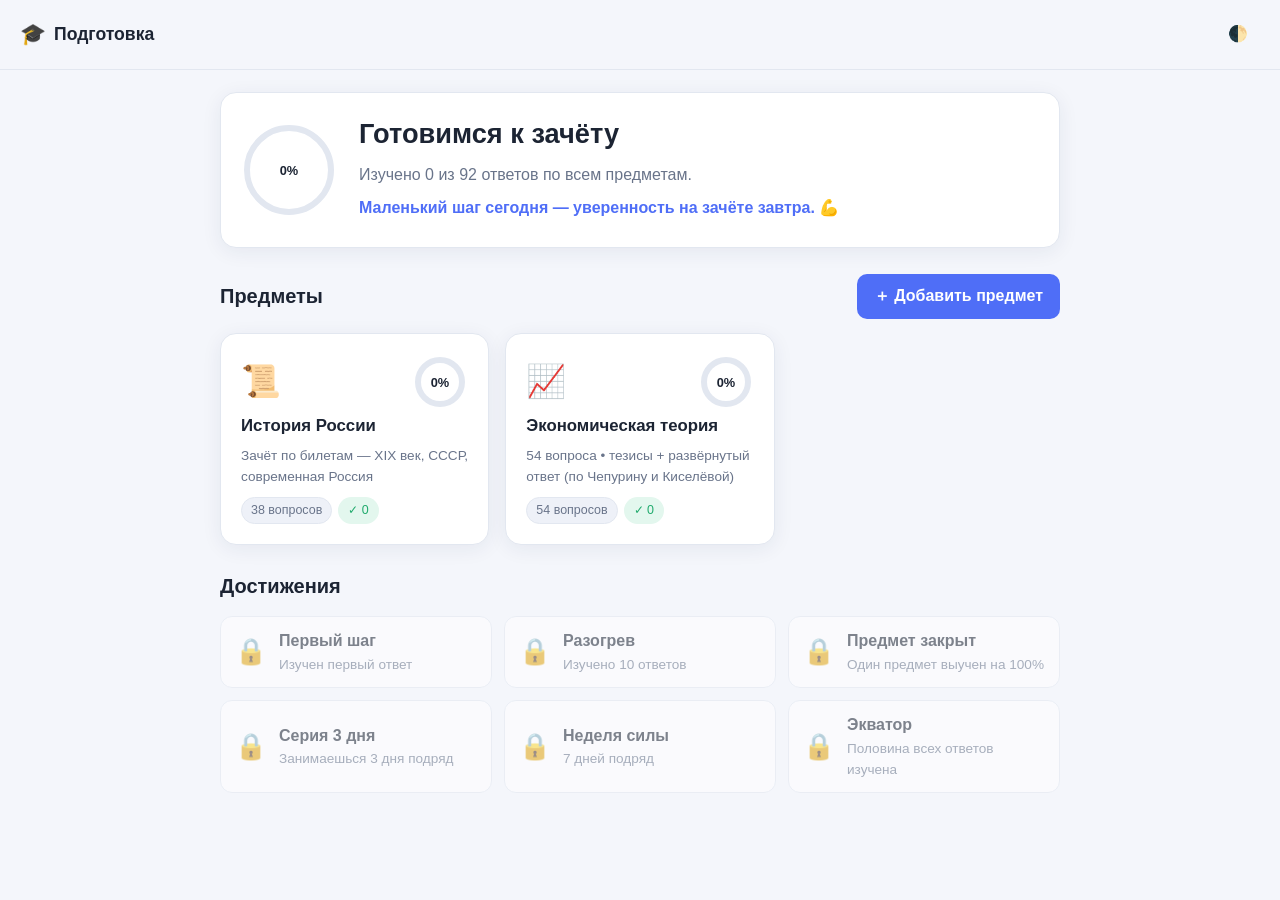
<file: index.html>
<!DOCTYPE html>
<html lang="ru" data-theme="light">
  <head>
    <meta charset="UTF-8" />
    <meta name="viewport" content="width=device-width, initial-scale=1.0, viewport-fit=cover" />
    <meta name="description" content="Подготовка — удобное приложение для подготовки к зачётам: изучение ответов, прогресс и мотивация." />
    <meta name="theme-color" content="#4f6ef7" />
    <title>Подготовка — готовимся к зачёту</title>

    <!-- PWA / установка как приложение -->
    <link rel="manifest" href="manifest.webmanifest" />
    <link rel="icon" href="data:image/svg+xml,<svg xmlns='http://www.w3.org/2000/svg' viewBox='0 0 100 100'><text y='.9em' font-size='90'>🎓</text></svg>" />

    <!-- iOS: добавление на домашний экран как приложение -->
    <meta name="mobile-web-app-capable" content="yes" />
    <meta name="apple-mobile-web-app-capable" content="yes" />
    <meta name="apple-mobile-web-app-status-bar-style" content="black-translucent" />
    <meta name="apple-mobile-web-app-title" content="Подготовка" />
    <link rel="apple-touch-icon" href="icons/icon-180.png" />

    <link rel="stylesheet" href="assets/styles.css" />
  </head>
  <body>
    <div id="app"></div>

    <!-- 1. Ядро: реестр предметов (точка расширения) -->
    <script src="data/registry.js"></script>

    <!-- 2. Встроенные предметы. Чтобы добавить новый предмет без правки кода,
         создайте data/<имя>.js с вызовом Podgotovka.register({...})
         и подключите его строкой ниже. -->
    <script src="data/history-rossii.js"></script>
    <script src="data/ekonom-teoriya.js"></script>

    <!-- 3. Приложение -->
    <script src="assets/app.js"></script>

    <!-- 4. Service worker — офлайн-режим (работает только по http/https, не на file://) -->
    <script>
      if ("serviceWorker" in navigator && location.protocol.startsWith("http")) {
        window.addEventListener("load", function () {
          navigator.serviceWorker.register("sw.js").catch(function (e) {
            console.warn("SW не зарегистрирован:", e);
          });
        });
      }
    </script>
  </body>
</html>
</file>
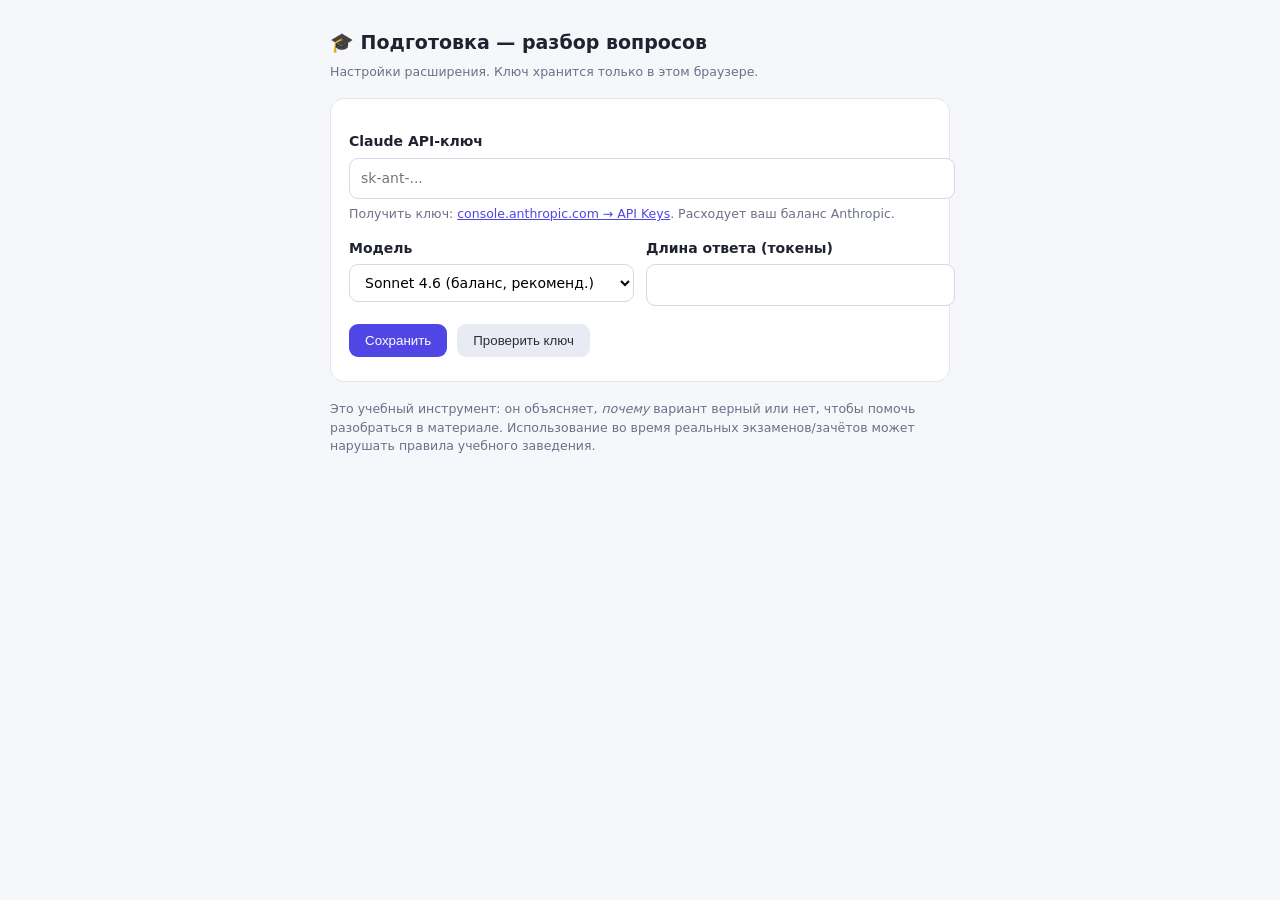
<file: extension/options.html>
<!doctype html>
<html lang="ru">
  <head>
    <meta charset="utf-8" />
    <meta name="viewport" content="width=device-width, initial-scale=1" />
    <title>Настройки — Подготовка</title>
    <style>
      :root { color-scheme: light dark; }
      body {
        font: 14px/1.55 -apple-system, system-ui, "Segoe UI", Roboto, sans-serif;
        max-width: 620px; margin: 0 auto; padding: 28px 22px;
        background: #f6f7fb; color: #1f2330;
      }
      @media (prefers-color-scheme: dark) {
        body { background: #15161e; color: #e7e9f2; }
        .card { background: #1b1d27; border-color: #2c2f3d; }
        input, select { background: #20232f; color: #e7e9f2; border-color: #3a3e4f; }
        .hint { color: #9aa0b4; }
      }
      h1 { font-size: 19px; margin: 0 0 4px; }
      .card {
        background: #fff; border: 1px solid #e3e6ef; border-radius: 14px;
        padding: 18px 18px 6px; margin-top: 16px;
      }
      label { display: block; font-weight: 600; margin: 14px 0 5px; }
      input, select {
        width: 100%; padding: 9px 11px; border: 1px solid #d7dae6;
        border-radius: 9px; font: inherit; background: #fff;
      }
      .hint { color: #6b7088; font-size: 12.5px; margin: 5px 0 0; }
      .hint a { color: #4f46e5; }
      .row { display: flex; gap: 12px; }
      .row > div { flex: 1; }
      .actions { display: flex; align-items: center; gap: 10px; margin: 18px 0; }
      button {
        padding: 9px 16px; border: none; border-radius: 9px; cursor: pointer;
        font: 600 14px/1 inherit; background: #4f46e5; color: #fff;
      }
      button.secondary { background: #e9ebf4; color: #2a2e3c; }
      @media (prefers-color-scheme: dark) {
        button.secondary { background: #2c2f3d; color: #e7e9f2; }
      }
      #status { font-size: 13px; font-weight: 600; }
      .ok { color: #16a34a; } .err { color: #dc2626; }
      .note {
        font-size: 12.5px; color: #6b7088; margin-top: 18px; line-height: 1.5;
      }
    </style>
  </head>
  <body>
    <h1>🎓 Подготовка — разбор вопросов</h1>
    <p class="hint">Настройки расширения. Ключ хранится только в этом браузере.</p>

    <div class="card">
      <label for="apiKey">Claude API-ключ</label>
      <input id="apiKey" type="password" placeholder="sk-ant-..." autocomplete="off" />
      <p class="hint">
        Получить ключ: <a href="https://console.anthropic.com/settings/keys" target="_blank" rel="noopener">console.anthropic.com → API Keys</a>.
        Расходует ваш баланс Anthropic.
      </p>

      <div class="row">
        <div>
          <label for="model">Модель</label>
          <select id="model">
            <option value="claude-sonnet-4-6">Sonnet 4.6 (баланс, рекоменд.)</option>
            <option value="claude-opus-4-8">Opus 4.8 (самый умный)</option>
            <option value="claude-haiku-4-5-20251001">Haiku 4.5 (быстрый, дешёвый)</option>
          </select>
        </div>
        <div>
          <label for="maxTokens">Длина ответа (токены)</label>
          <input id="maxTokens" type="number" min="300" max="4000" step="100" />
        </div>
      </div>

      <div class="actions">
        <button id="save">Сохранить</button>
        <button id="test" class="secondary">Проверить ключ</button>
        <span id="status"></span>
      </div>
    </div>

    <p class="note">
      Это учебный инструмент: он объясняет, <em>почему</em> вариант верный или
      нет, чтобы помочь разобраться в материале. Использование во время реальных
      экзаменов/зачётов может нарушать правила учебного заведения.
    </p>

    <script src="options.js"></script>
  </body>
</html>
</file>
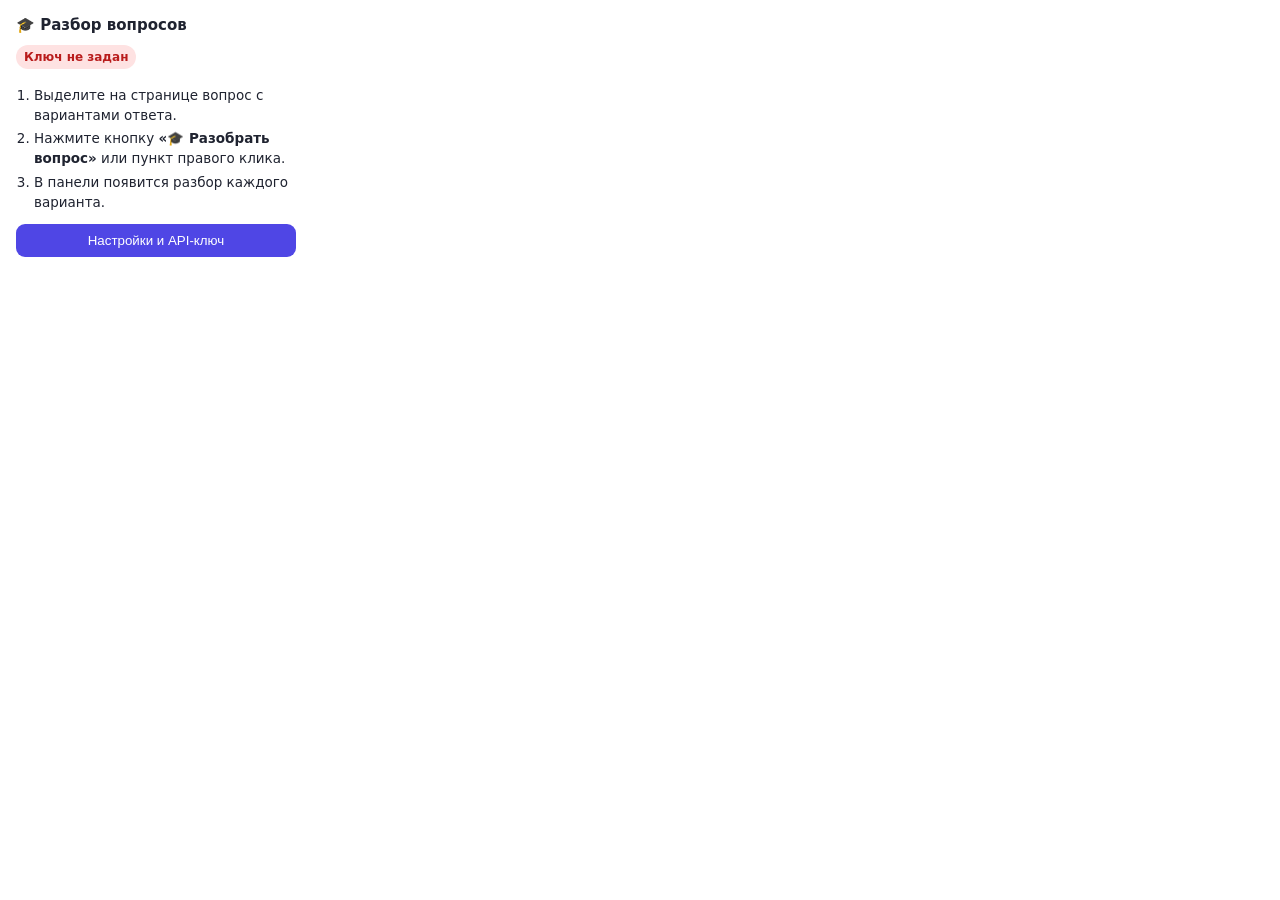
<file: extension/popup.html>
<!doctype html>
<html lang="ru">
  <head>
    <meta charset="utf-8" />
    <style>
      :root { color-scheme: light dark; }
      body {
        width: 280px; margin: 0; padding: 14px 16px;
        font: 13.5px/1.5 -apple-system, system-ui, "Segoe UI", Roboto, sans-serif;
        background: #fff; color: #1f2330;
      }
      @media (prefers-color-scheme: dark) {
        body { background: #1b1d27; color: #e7e9f2; }
        ol { color: #c7cbdb; }
        .badge.no { background: #3a2326; color: #fca5a5; }
      }
      h1 { font-size: 15px; margin: 0 0 8px; }
      ol { margin: 6px 0 12px; padding-left: 18px; }
      li { margin: 3px 0; }
      .badge {
        display: inline-block; padding: 3px 8px; border-radius: 999px;
        font-size: 12px; font-weight: 600; margin-bottom: 10px;
      }
      .badge.ok { background: #dcfce7; color: #166534; }
      .badge.no { background: #fee2e2; color: #b91c1c; }
      button {
        width: 100%; padding: 9px; border: none; border-radius: 9px;
        background: #4f46e5; color: #fff; font: 600 13.5px/1 inherit; cursor: pointer;
      }
    </style>
  </head>
  <body>
    <h1>🎓 Разбор вопросов</h1>
    <div id="badge" class="badge no">Ключ не задан</div>
    <ol>
      <li>Выделите на странице вопрос с вариантами ответа.</li>
      <li>Нажмите кнопку <b>«🎓 Разобрать вопрос»</b> или пункт правого клика.</li>
      <li>В панели появится разбор каждого варианта.</li>
    </ol>
    <button id="opt">Настройки и API-ключ</button>
    <script src="popup.js"></script>
  </body>
</html>
</file>
<file: assets/styles.css>
/* ============================== Тема ============================== */
:root {
  --bg: #f4f6fb;
  --bg-soft: #eef1f8;
  --card: #ffffff;
  --text: #1c2433;
  --muted: #69748a;
  --border: #e2e7f0;
  --primary: #4f6ef7;
  --primary-dark: #3d57d6;
  --ok: #1faa6c;
  --ok-soft: #e3f7ee;
  --warn: #e0922f;
  --warn-soft: #fdf2e1;
  --danger: #e0594f;
  --learning: #e0922f;
  --shadow: 0 4px 20px rgba(30, 45, 90, 0.07);
  --radius: 16px;
}
[data-theme="dark"] {
  --bg: #0f1422;
  --bg-soft: #161d2e;
  --card: #1a2233;
  --text: #e6ebf5;
  --muted: #8e9bb3;
  --border: #2a3346;
  --primary: #6d86ff;
  --primary-dark: #5a73f0;
  --ok: #36c98a;
  --ok-soft: #16302a;
  --warn: #f0a945;
  --warn-soft: #2e2618;
  --danger: #f0726a;
  --shadow: 0 6px 24px rgba(0, 0, 0, 0.35);
}

* { box-sizing: border-box; }
html { scroll-behavior: smooth; }
body {
  margin: 0;
  font-family: -apple-system, BlinkMacSystemFont, "Segoe UI", Roboto, "Helvetica Neue", Arial, sans-serif;
  background: var(--bg);
  color: var(--text);
  line-height: 1.55;
  -webkit-font-smoothing: antialiased;
}
h1 { font-size: 1.7rem; margin: 0 0 .3em; }
h2 { font-size: 1.25rem; margin: 0; }
h3 { font-size: 1.05rem; margin: .2em 0; }
p { margin: .4em 0; }
.muted { color: var(--muted); }
.small { font-size: .85rem; }
.center { text-align: center; }
.center-col { display: flex; flex-direction: column; align-items: center; text-align: center; }
.spacer { flex: 1; }
.grow { flex: 1; }
.hidden-file { display: none; }

/* ============================== Шапка ============================== */
.topbar {
  position: sticky; top: 0; z-index: 20;
  display: flex; align-items: center; gap: 10px;
  padding: 12px 20px;
  /* учёт «чёлки»/строки статуса в режиме приложения на iOS */
  padding-top: calc(12px + env(safe-area-inset-top));
  padding-left: calc(20px + env(safe-area-inset-left));
  padding-right: calc(20px + env(safe-area-inset-right));
  background: color-mix(in srgb, var(--bg) 85%, transparent);
  backdrop-filter: blur(10px);
  border-bottom: 1px solid var(--border);
}
.brand { display: flex; align-items: center; gap: 8px; font-weight: 700; cursor: pointer; font-size: 1.1rem; }
.logo { font-size: 1.3rem; }
.streak {
  background: var(--warn-soft); color: var(--warn);
  padding: 5px 12px; border-radius: 999px; font-weight: 700; font-size: .9rem;
}

/* ============================== Контейнер ============================== */
.container {
  max-width: 880px; margin: 0 auto; padding: 22px 20px 60px;
  padding-bottom: calc(60px + env(safe-area-inset-bottom));
}

/* ============================== Карточки ============================== */
.card {
  background: var(--card);
  border: 1px solid var(--border);
  border-radius: var(--radius);
  box-shadow: var(--shadow);
  padding: 20px;
}
.hero { display: flex; align-items: center; gap: 22px; margin-bottom: 26px; }
.hero-text { flex: 1; }
.motivation { color: var(--primary); font-weight: 600; margin-top: .5em; }
.big-emoji { font-size: 3.5rem; }

.row-head { display: flex; align-items: center; justify-content: space-between; margin: 26px 0 14px; }

/* ============================== Сетка предметов ============================== */
.grid { display: grid; grid-template-columns: repeat(auto-fill, minmax(240px, 1fr)); gap: 16px; }
.subject-card { cursor: pointer; transition: transform .15s, box-shadow .15s; }
.subject-card:hover { transform: translateY(-3px); box-shadow: 0 10px 30px rgba(40,60,120,.14); }
.subject-top { display: flex; align-items: center; justify-content: space-between; }
.subject-emoji { font-size: 2rem; }
.chips { display: flex; flex-wrap: wrap; gap: 6px; margin-top: 10px; }
.chip {
  font-size: .78rem; padding: 3px 9px; border-radius: 999px;
  background: var(--bg-soft); color: var(--muted); border: 1px solid var(--border);
}
.chip.ok { background: var(--ok-soft); color: var(--ok); border-color: transparent; }
.chip.warn { background: var(--warn-soft); color: var(--warn); border-color: transparent; }
.empty { color: var(--muted); padding: 24px; text-align: center; }

/* ============================== Кольцо прогресса ============================== */
.ring .ring-bg { stroke: var(--border); }
.ring .ring-fg { stroke: var(--primary); transition: stroke-dashoffset .6s ease; stroke-linecap: round; }
.ring .ring-txt {
  fill: var(--text); font-size: .8rem; font-weight: 700;
  text-anchor: middle; dominant-baseline: central;
}

/* ============================== Достижения ============================== */
.ach-grid { display: grid; grid-template-columns: repeat(auto-fill, minmax(220px, 1fr)); gap: 12px; }
.ach {
  display: flex; gap: 12px; align-items: center;
  background: var(--card); border: 1px solid var(--border);
  border-radius: 12px; padding: 12px 14px;
}
.ach.locked { opacity: .55; }
.ach.got { border-color: var(--ok); }
.ach-ic { font-size: 1.6rem; }

/* ============================== Кнопки ============================== */
.btn {
  font: inherit; cursor: pointer; border: 1px solid var(--border);
  background: var(--card); color: var(--text);
  padding: 9px 16px; border-radius: 10px; font-weight: 600;
  transition: background .15s, transform .1s, border-color .15s;
}
.btn:hover { background: var(--bg-soft); }
.btn:active { transform: scale(.97); }
.btn[disabled] { opacity: .4; cursor: not-allowed; }
.btn.primary { background: var(--primary); color: #fff; border-color: transparent; }
.btn.primary:hover { background: var(--primary-dark); }
.btn.ghost { background: transparent; border-color: transparent; color: var(--muted); }
.btn.ghost:hover { background: var(--bg-soft); }
.btn.danger { color: var(--danger); border-color: var(--danger); background: transparent; }
.btn.warn-btn { color: var(--warn); border-color: var(--warn); }
.btn.icon { padding: 9px 11px; }
.btn.small { padding: 6px 12px; font-size: .85rem; }
.btn.big { padding: 14px 28px; font-size: 1.05rem; }
.btn.chip-btn { padding: 6px 14px; border-radius: 999px; font-size: .85rem; }
.btn.chip-btn.active { background: var(--primary); color: #fff; border-color: transparent; }
.btn-row { display: flex; flex-wrap: wrap; gap: 10px; margin-top: 14px; }
.btn-row.center { justify-content: center; }

/* ============================== Баннеры ============================== */
.banner { padding: 12px 16px; border-radius: 12px; margin: 16px 0; font-size: .92rem; background: var(--bg-soft); }
.banner.warn { background: var(--warn-soft); color: var(--warn); }
.banner.ok { background: var(--ok-soft); color: var(--ok); }

/* ============================== Предмет ============================== */
.subject-header { display: flex; gap: 22px; align-items: center; margin-bottom: 6px; }
.filter-bar { display: flex; flex-wrap: wrap; gap: 8px; align-items: center; margin: 18px 0 12px; }
.search {
  flex: 1; min-width: 180px; font: inherit;
  padding: 9px 14px; border: 1px solid var(--border);
  border-radius: 10px; background: var(--card); color: var(--text);
}
.search:focus { outline: 2px solid var(--primary); border-color: transparent; }

/* ============================== Список вопросов ============================== */
.qlist { display: flex; flex-direction: column; gap: 8px; }
.ticket-sep {
  font-weight: 700; color: var(--muted); font-size: .82rem;
  text-transform: uppercase; letter-spacing: .04em; margin: 14px 0 2px;
}
.qrow { background: var(--card); border: 1px solid var(--border); border-radius: 12px; overflow: hidden; }
.qrow-head { display: flex; align-items: center; gap: 12px; padding: 14px 16px; cursor: pointer; }
.qrow-head:hover { background: var(--bg-soft); }
.qtext { flex: 1; font-weight: 500; }
.qmeta { font-size: .78rem; color: var(--muted); white-space: nowrap; }
.dot { width: 11px; height: 11px; border-radius: 50%; flex-shrink: 0; background: var(--muted); }
.dot.new { background: #b9c2d4; }
.dot.learning { background: var(--learning); }
.dot.learned { background: var(--ok); }
.dot.empty { background: var(--danger); box-shadow: 0 0 0 3px color-mix(in srgb, var(--danger) 20%, transparent); }
.qrow-body { max-height: 0; overflow: hidden; padding: 0 16px; transition: none; }
.qrow-body.show { max-height: none; padding: 0 16px 16px; }

/* ============================== Ответ (разметка) ============================== */
.answer { font-size: .96rem; }
.answer p { margin: .5em 0; }
.answer ul { margin: .4em 0; padding-left: 1.3em; }
.answer li { margin: .25em 0; }
.answer strong { color: var(--text); }

/* ============================== Два уровня ответа ============================== */
.level-tag {
  display: inline-block; font-size: .72rem; font-weight: 700;
  text-transform: uppercase; letter-spacing: .03em;
  padding: 3px 10px; border-radius: 999px; margin: 6px 0 4px;
  background: var(--bg-soft); color: var(--muted);
}
.level-tag.hard { background: var(--ok-soft); color: var(--ok); }
.level-btn {
  margin: 10px 0 4px; border-color: var(--ok); color: var(--ok);
  background: transparent; font-weight: 700; width: 100%; justify-content: center;
}
.level-btn:hover { background: var(--ok-soft); }
.full-box:not(:empty) {
  margin-top: 8px; padding: 12px 14px; border-radius: 12px;
  background: var(--ok-soft); border: 1px dashed var(--ok);
}

/* ============================== Режим изучения ============================== */
.study { max-width: 720px; }
.study-top { margin-bottom: 16px; }
.bar { height: 8px; background: var(--bg-soft); border-radius: 999px; overflow: hidden; margin-bottom: 6px; }
.bar-fill { height: 100%; background: var(--primary); border-radius: 999px; transition: width .3s; }
.flashcard { min-height: 240px; display: flex; flex-direction: column; gap: 16px; align-items: flex-start; }
.fc-status {
  font-size: .75rem; font-weight: 700; text-transform: uppercase; letter-spacing: .05em;
  padding: 3px 10px; border-radius: 999px; background: var(--bg-soft); color: var(--muted);
}
.fc-status.learning { background: var(--warn-soft); color: var(--warn); }
.fc-status.learned { background: var(--ok-soft); color: var(--ok); }
.fc-q { font-size: 1.3rem; font-weight: 700; }
.hint { margin-top: -6px; }
.study-actions { display: flex; gap: 10px; margin-top: 18px; flex-wrap: wrap; }
.study-actions .btn { flex: 1; min-width: 120px; justify-content: center; }

/* ============================== Редактор ============================== */
.inp, .ta {
  width: 100%; font: inherit; padding: 10px 14px;
  border: 1px solid var(--border); border-radius: 10px;
  background: var(--card); color: var(--text); margin-top: 4px;
}
.ta { resize: vertical; line-height: 1.5; }
.inp:focus, .ta:focus { outline: 2px solid var(--primary); border-color: transparent; }
.form-row { display: flex; gap: 14px; margin: 14px 0; align-items: flex-end; }
.emoji-inp { width: 70px; text-align: center; font-size: 1.2rem; }
label { font-size: .85rem; font-weight: 600; color: var(--muted); }
.edit-q { margin: 12px 0; }
.import-row { margin-top: 22px; padding-top: 16px; border-top: 1px solid var(--border); display: flex; align-items: center; gap: 10px; flex-wrap: wrap; }

/* ============================== Тосты ============================== */
.toast {
  position: fixed; bottom: 24px; left: 50%; transform: translate(-50%, 20px);
  background: var(--text); color: var(--bg);
  padding: 12px 20px; border-radius: 12px; font-weight: 600; font-size: .9rem;
  box-shadow: 0 8px 30px rgba(0,0,0,.25); opacity: 0; transition: all .35s; z-index: 100;
  max-width: 90vw;
}
.toast.show { opacity: 1; transform: translate(-50%, 0); }

/* ============================== Адаптив ============================== */
@media (max-width: 560px) {
  .hero { flex-direction: column; text-align: center; }
  .subject-header { flex-direction: column; text-align: center; }
  .topbar { padding: 10px 14px; }
  .container { padding: 16px 14px 50px; }
  h1 { font-size: 1.4rem; }
}
</file>
